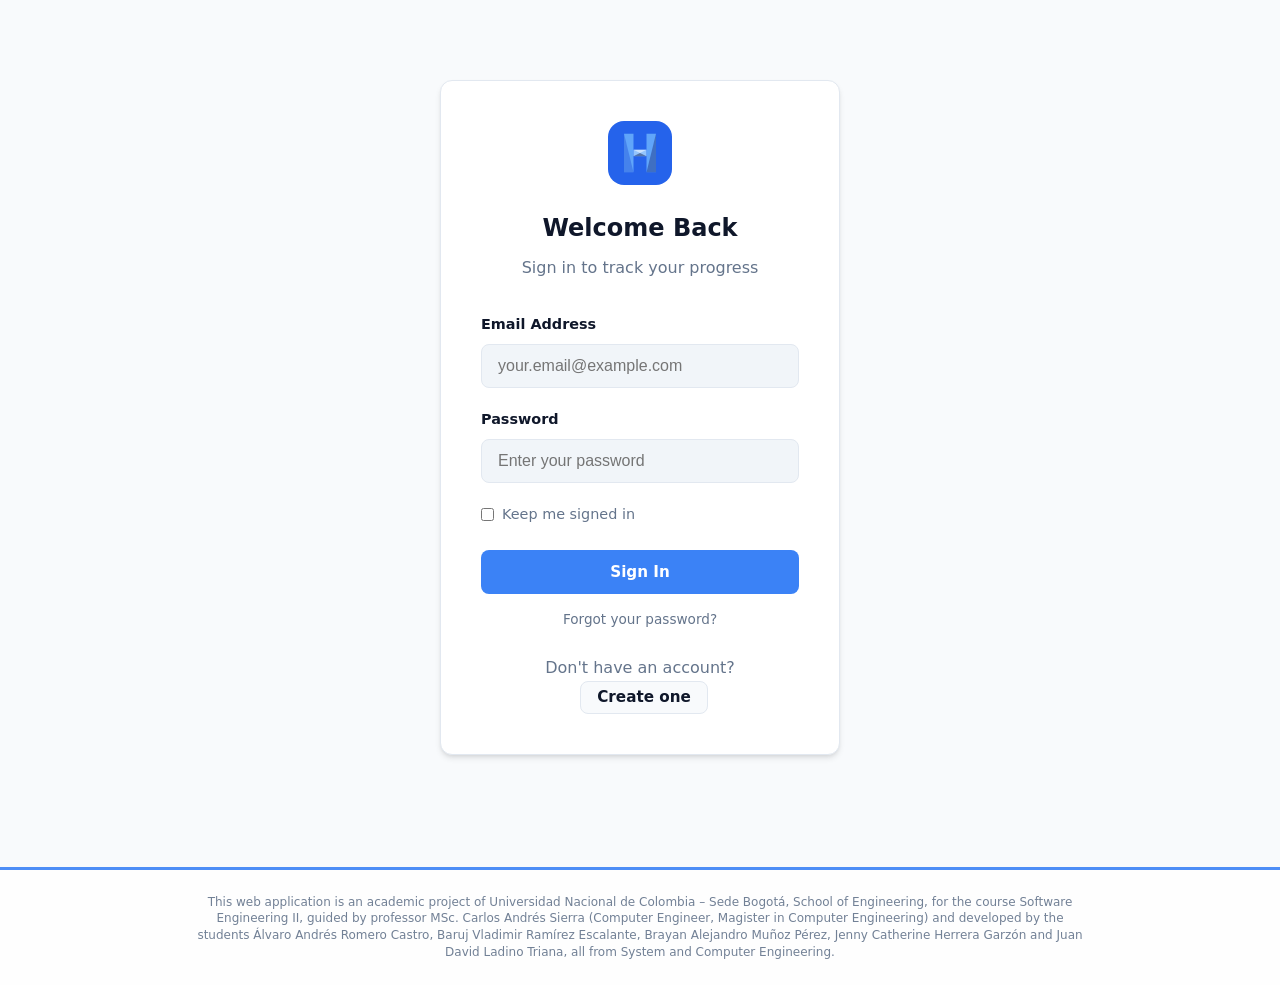
<file: Habitus/frontend/index.html>
<!DOCTYPE html>
<html lang="en">

<head>
  <meta charset="UTF-8" />
  <meta name="viewport" content="width=device-width, initial-scale=1.0" />
  <title>Habitus - Modern Tracker</title>
  <link rel="stylesheet" href="css/style.css" />
  <link rel="stylesheet" href="css/account-settings.css" />
  <link rel="stylesheet" href="css/profile-modal.css" />
  <link rel="icon" type="image/svg+xml" href="favicon.svg" />
</head>

<body data-theme="light">

  <!-- HEADER -->
  <header class="app-header" id="app-header" style="display: none;">
    <div class="header-content">
      <div class="logo-area">
        <img src="favicon.svg" alt="Habitus" class="logo-icon" style="width: 32px; height: 32px;">
        <span>Habitus</span>
      </div>
      <nav class="nav-links">
        <!-- Profile User Button -->
        <button class="nav-link header-user-btn" data-nav="profile" id="header-user-btn"
          style="display:flex; align-items:center; gap:0.5rem; padding:0.25rem 0.75rem;">
          <div id="header-avatar"
            style="width:24px; height:24px; background:#e0e7ff; color:var(--primary); border-radius:50%; display:flex; align-items:center; justify-content:center; font-size:0.8rem; font-weight:bold; overflow:hidden;">
            U</div>
          <span id="header-username">Profile</span>
        </button>

        <button class="nav-link" data-nav="habits">Habits</button>
        <button id="theme-toggle" class="theme-toggle-btn" title="Toggle Dark Mode">🌙</button>
        <button id="logout-btn" class="logout-btn">Log Out</button>
      </nav>
    </div>
  </header>

  <!-- MAIN -->
  <main class="app-main">
    <div id="notification-area" class="notification-area"></div>

    <!-- LOGIN VIEW -->
    <section class="view-card login-card" data-view="login">
      <img src="favicon.svg" alt="Habitus" style="width: 64px; height: 64px; margin-bottom: 1rem;">
      <h1 style="margin-bottom: 0.5rem; font-size: 1.5rem;">Welcome Back</h1>
      <p style="color: var(--text-muted); margin-bottom: 2rem;">Sign in to track your progress</p>
      <form id="login-form">
        <div class="form-group">
          <label class="form-label">Email Address</label>
          <input type="email" id="login-email" class="form-input" placeholder="your.email@example.com" required
            autocomplete="username email" />
        </div>
        <div class="form-group">
          <label class="form-label">Password</label>
          <input type="password" id="login-password" class="form-input" placeholder="Enter your password" required
            autocomplete="current-password" />
        </div>

        <div class="form-group" style="text-align: left; margin-bottom: 1.5rem;">
          <label style="display: flex; align-items: center; gap: 0.5rem; cursor: pointer;">
            <input type="checkbox" id="login-remember" style="accent-color: var(--primary);" />
            <span style="font-size: 0.9rem; color: var(--text-muted);">Keep me signed in</span>
          </label>
        </div>
        <button type="submit" class="btn-primary" id="login-submit-btn">Sign In</button>
      </form>
      <p style="margin-top: 0.75rem; text-align: center;">
        <a href="#" id="forgot-password-btn"
          style="color: var(--text-muted); font-size: 0.85rem; text-decoration: none;">Forgot your password?</a>
      </p>
      <p style="color: var(--text-muted); margin-top: 1.5rem;">
        Don't have an account?
        <button type="button" class="btn-secondary" style="margin-left: 0.5rem; padding: 0.4rem 1rem;"
          id="go-to-register">Create one</button>
      </p>
    </section>

    <!-- FORGOT PASSWORD VIEW -->
    <section class="view-card login-card" data-view="forgot-password" style="display: none;">
      <img src="favicon.svg" alt="Habitus" style="width: 64px; height: 64px; margin-bottom: 1rem;">
      <h1 style="margin-bottom: 0.5rem; font-size: 1.5rem;">Reset Password</h1>
      <p style="color: var(--text-muted); margin-bottom: 2rem;">Enter your email to receive a reset link</p>
      <form id="forgot-password-form">
        <div class="form-group">
          <label class="form-label">Email Address</label>
          <input type="email" id="forgot-email" class="form-input" placeholder="your.email@example.com" required
            autocomplete="email" />
        </div>
        <button type="submit" class="btn-primary" id="forgot-submit-btn">Send Reset Link</button>
      </form>
      <p style="margin-top: 1.5rem; text-align: center;">
        <a href="#" id="back-to-login" style="color: var(--text-muted); font-size: 0.9rem; text-decoration: none;">←
          Back to Sign In</a>
      </p>
    </section>

    <!-- RESET PASSWORD VIEW -->
    <section class="view-card login-card" data-view="reset-password" style="display: none;">
      <img src="favicon.svg" alt="Habitus" style="width: 64px; height: 64px; margin-bottom: 1rem;">
      <h1 style="margin-bottom: 0.5rem; font-size: 1.5rem;">Set New Password</h1>
      <p style="color: var(--text-muted); margin-bottom: 2rem;">Enter your new password below</p>
      <form id="reset-password-form">
        <div class="form-group">
          <label class="form-label">New Password</label>
          <input type="password" id="reset-password" class="form-input" placeholder="Enter new password" required
            minlength="6" autocomplete="new-password" />
        </div>
        <div class="form-group">
          <label class="form-label">Confirm Password</label>
          <input type="password" id="reset-password-confirm" class="form-input" placeholder="Confirm new password"
            required minlength="6" autocomplete="new-password" />
        </div>
        <button type="submit" class="btn-primary" id="reset-submit-btn">Reset Password</button>
      </form>
      <p style="margin-top: 1.5rem; text-align: center;">
        <a href="#" id="reset-back-to-login"
          style="color: var(--text-muted); font-size: 0.9rem; text-decoration: none;">← Back to Sign In</a>
      </p>
    </section>

    <!-- REGISTER VIEW -->
    <section class="view-card login-card" data-view="register" style="display: none;">
      <img src="favicon.svg" alt="Habitus" style="width: 64px; height: 64px; margin-bottom: 1rem;">
      <h1 style="margin-bottom: 0.5rem; font-size: 1.5rem;">Create Account</h1>
      <p style="color: var(--text-muted); margin-bottom: 2rem;">Start building healthy routines today</p>
      <form id="register-form">
        <div class="form-group">
          <label class="form-label">Email Address</label>
          <input type="email" id="register-email" class="form-input" placeholder="your.email@example.com" required
            autocomplete="email" />
        </div>
        <div class="form-group">
          <label class="form-label">Password</label>
          <input type="password" id="register-password" class="form-input" placeholder="At least 8 characters" required
            autocomplete="new-password" />
        </div>
        <div class="form-group">
          <label class="form-label">Confirm Password</label>
          <input type="password" id="register-password-confirm" class="form-input" placeholder="Confirm your password"
            required autocomplete="new-password" />
        </div>
        <div class="form-group" style="text-align: left;">
          <label style="display: flex; align-items: center; gap: 0.5rem; cursor: pointer;">
            <input type="checkbox" id="register-terms" required style="accent-color: var(--primary);" />
            <span style="font-size: 0.85rem; color: var(--text-muted);">I agree to the Terms of Service and Privacy
              Policy</span>
          </label>
        </div>
        <button type="submit" class="btn-primary" id="register-submit-btn">Create Account</button>
      </form>
      <p style="color: var(--text-muted); margin-top: 1.5rem;">
        Already have an account?
        <button type="button" class="btn-secondary" style="margin-left: 0.5rem; padding: 0.4rem 1rem;"
          id="go-to-login">Sign in</button>
      </p>
    </section>

    <!-- HOME VIEW -->
    <section class="view-page home-view" data-view="home" style="display: none;">
      <!-- Hero Section -->
      <div class="home-hero">
        <h1 id="home-hero-title">Build Better Habits</h1>
        <p id="home-hero-subtitle">Track your progress, unlock achievements, and build lasting habits one day at a time.
        </p>
      </div>

      <!-- Welcome Section -->
      <div class="home-welcome">
        <h2>Welcome back, <span id="home-welcome-name">there</span>! 👋</h2>
        <p>Ready to continue your journey? Let's make today count.</p>
      </div>

      <!-- About Section -->
      <div class="home-about">
        <h3>What is Habitus?</h3>
        <p>Habitus is your personal habit tracking companion. Build streaks, unlock achievements, and celebrate your
          progress with seasonal themes that keep things fresh and exciting.</p>
        <ul class="home-features-list">
          <li>📊 <strong>Track Daily Habits</strong> - Monitor your progress with beautiful visualizations</li>
          <li>🔥 <strong>Build Streaks</strong> - Keep your momentum going day after day</li>
          <li>🏆 <strong>Unlock Achievements</strong> - Earn badges for your milestones</li>
          <li>🎨 <strong>Seasonal Themes</strong> - Enjoy dynamic themes throughout the year</li>
        </ul>
      </div>

      <!-- Feature Cards -->
      <div class="home-features">
        <h3>Quick Access</h3>
        <div class="home-features-grid">
          <div class="feature-card" data-feature="habits">
            <div class="feature-icon">🎯</div>
            <h4>Habit Catalog</h4>
            <p>Browse and explore new habits</p>
          </div>

          <div class="feature-card" data-feature="checklist">
            <div class="feature-icon">✅</div>
            <h4>Daily Checklist</h4>
            <p>Track today's habits and build your streak</p>
          </div>

          <div class="feature-card" data-feature="achievements">
            <div class="feature-icon">🏆</div>
            <h4>Achievements</h4>
            <p>View your badges and milestones</p>
          </div>
        </div>
      </div>
    </section>

    <!-- PROFILE VIEW -->
    <section class="view-page" data-view="profile" style="display: none;">
      <!-- Profile Header -->
      <div
        style="display: flex; align-items: center; gap: 1.5rem; margin-bottom: 2rem; padding-bottom: 2rem; border-bottom: 1px solid var(--border);">
        <div id="profile-avatar-display"
          style="width: 80px; height: 80px; background: #e0e7ff; color: var(--primary); border-radius: 50%; display: flex; align-items: center; justify-content: center; font-size: 2rem; font-weight: 700; overflow:hidden;">
          D</div>
        <div style="flex: 1;">
          <h2 id="profile-name-display">Demo User</h2>
          <p id="profile-email-display" style="color: var(--text-muted);">demo@habitus.com</p>
        </div>
        <button class="btn-secondary" id="open-settings-modal">⚙️ Edit Profile</button>
      </div>

      <!-- Edit Profile Modal -->
      <div id="edit-profile-modal" class="profile-modal" style="display: none;">
        <div class="profile-modal-overlay" id="modal-overlay"></div>
        <div class="profile-modal-panel">
          <div class="profile-modal-header">
            <h2>Profile & Account Settings</h2>
            <button class="profile-modal-close" id="close-settings-modal">✕</button>
          </div>

          <!-- Settings Tabs -->
          <div class="profile-settings-tabs">
            <button class="profile-tab active" data-settings-tab="profile-info">Profile</button>
            <button class="profile-tab" data-settings-tab="email">Email</button>
            <button class="profile-tab" data-settings-tab="password">Password</button>
            <button class="profile-tab" data-settings-tab="danger">Danger Zone</button>
          </div>

          <div class="profile-modal-content">

            <!-- Profile Info Tab -->
            <div class="profile-tab-content active" id="tab-profile-info">
              <h3>Basic Information</h3>
              <p class="setting-description">Update your display name and avatar.</p>
              <form id="profile-edit-form">
                <div class="form-group">
                  <label class="form-label">Display Name</label>
                  <input type="text" id="edit-name" class="form-input" placeholder="Your name" autocomplete="name" />
                </div>
                <div class="form-group">
                  <label class="form-label">Timezone</label>
                  <select id="edit-timezone" class="form-input">
                    <!-- Common Timezones -->
                    <option value="UTC">UTC (Universal Time)</option>
                    <option value="America/Bogota">America/Bogota, New York (GMT-5)</option>
                    <option value="America/Los_Angeles">America/Los_Angeles (GMT-8/PDT)</option>
                    <option value="Europe/London">Europe/London (GMT/BST)</option>
                    <option value="Europe/Paris">Europe/Paris (CET)</option>
                    <option value="Asia/Tokyo">Asia/Tokyo (JST)</option>
                    <option value="Australia/Sydney">Australia/Sydney (AEST)</option>
                  </select>
                </div>
                <div class="form-group">
                  <label class="form-label">Avatar URL</label>
                  <input type="text" id="edit-avatar" class="form-input" placeholder="https://..."
                    autocomplete="photo" />
                </div>
                <button type="submit" class="btn-primary">Save Changes</button>
              </form>
            </div>

            <!-- Change Email Tab -->
            <div class="profile-tab-content" id="tab-email">
              <h3>Change Email</h3>
              <p class="setting-description">Update your email address. You'll need to verify your current password.</p>
              <form id="change-email-form">
                <div class="form-group">
                  <label class="form-label">Current Password</label>
                  <input type="password" id="email-current-password" class="form-input" required
                    placeholder="Enter current password" autocomplete="current-password" />
                  <span class="form-error" id="email-current-password-error"></span>
                </div>
                <div class="form-group">
                  <label class="form-label">New Email Address</label>
                  <input type="email" id="new-email" class="form-input" required
                    placeholder="your.new.email@example.com" autocomplete="email" />
                  <span class="form-error" id="new-email-error"></span>
                </div>
                <button type="submit" class="btn-primary">Update Email</button>
              </form>
            </div>

            <!-- Change Password Tab -->
            <div class="profile-tab-content" id="tab-password">
              <h3>Change Password</h3>
              <p class="setting-description">Update your password. Make sure it's strong and secure.</p>
              <form id="change-password-form">
                <div class="form-group">
                  <label class="form-label">Current Password</label>
                  <input type="password" id="password-current" class="form-input" required
                    placeholder="Enter current password" autocomplete="current-password" />
                  <span class="form-error" id="password-current-error"></span>
                </div>
                <div class="form-group">
                  <label class="form-label">New Password</label>
                  <input type="password" id="password-new" class="form-input" required
                    placeholder="Enter new password (min 8 characters)" autocomplete="new-password" />
                  <span class="form-error" id="password-new-error"></span>
                </div>
                <div class="form-group">
                  <label class="form-label">Confirm New Password</label>
                  <input type="password" id="password-confirm" class="form-input" required
                    placeholder="Confirm new password" autocomplete="new-password" />
                  <span class="form-error" id="password-confirm-error"></span>
                </div>
                <button type="submit" class="btn-primary">Update Password</button>
              </form>
            </div>

            <!-- Danger Zone Tab -->
            <div class="profile-tab-content" id="tab-danger">
              <div class="danger-zone-content">
                <h3 style="color: var(--danger);">Delete Account</h3>
                <p class="setting-description">⚠️ <strong>Warning:</strong> This action cannot be undone. All your data
                  will
                  be permanently deleted.</p>
                <form id="delete-account-form">
                  <div class="form-group">
                    <label class="form-label">Current Password</label>
                    <input type="password" id="delete-current-password" class="form-input" required
                      placeholder="Enter current password" autocomplete="current-password" />
                    <span class="form-error" id="delete-current-password-error"></span>
                  </div>
                  <div class="form-group">
                    <label class="form-label">Type DELETE to confirm</label>
                    <input type="text" id="delete-confirmation" class="form-input" required
                      placeholder="Type DELETE in capital letters" />
                    <span class="form-error" id="delete-confirmation-error"></span>
                  </div>
                  <button type="submit" class="btn-danger" id="delete-account-btn" disabled>Delete My Account</button>
                </form>
              </div>
            </div>

          </div>
        </div>
      </div>

      <!-- Delete Confirmation Modal -->
      <div id="delete-confirm-modal" class="delete-confirm-modal">
        <div class="delete-confirm-overlay"></div>
        <div class="delete-confirm-content">
          <h3>⚠️ Delete Account</h3>
          <p><strong>Are you absolutely sure?</strong></p>
          <p>This action cannot be undone. All your data will be permanently deleted, including:</p>
          <ul style="margin: 1rem 0; padding-left: 1.5rem;">
            <li>Your profile and account information</li>
            <li>All your habits and progress</li>
            <li>Your achievements and streaks</li>
            <li>All historical data</li>
          </ul>
          <div class="delete-confirm-actions">
            <button class="delete-confirm-cancel" id="delete-cancel-btn">Cancel</button>
            <button class="delete-confirm-delete" id="delete-final-btn">Yes, Delete Everything</button>
          </div>
        </div>
      </div>

      <div class="tabs-container">
        <button class="tab-btn active" id="tab-btn-daily" data-tab="daily">Daily Checklist</button>
        <button class="tab-btn" id="tab-btn-stats" data-tab="stats">Achievements</button>
      </div>

      <!-- Daily Tab -->
      <div id="tab-daily">
        <ul id="daily-list" class="daily-list"></ul>
      </div>

      <!-- Stats Tab (Achievements) -->
      <div id="tab-stats" style="display: none;">


        <div id="achievements-list" class="achievements-grid">
          <!-- JS will populate -->
        </div>
      </div>
    </section>

    <!-- HABITS CATALOG VIEW -->
    <section class="view-page" data-view="habits" style="display: none;">
      <div style="display: flex; justify-content: space-between; align-items: center; margin-bottom: 2rem;">
        <h2>Habit Catalog</h2>
      </div>

      <!-- Create Habit Form -->
      <div class="create-habit-section">
        <h3 style="margin-bottom:1rem; font-size:1rem;">Can't find your habit? Create it!</h3>
        <form id="create-habit-form" class="create-habit-form">
          <div class="form-group" style="margin:0;">
            <label class="form-label">Habit Name</label>
            <input type="text" id="new-habit-name" class="form-input" placeholder="e.g. Read 5 pages" required />
          </div>
          <div class="form-group" style="margin:0;">
            <label class="form-label">Category</label>
            <select id="new-habit-cat" class="form-input">
              <option value="Wellness">Wellness</option>
              <option value="Health">Health</option>
              <option value="Academic">Academic</option>
              <option value="Work">Work</option>
            </select>
          </div>
          <div class="form-group" style="margin:0;">
            <label class="form-label">Description (optional)</label>
            <textarea id="new-habit-desc" class="form-input" rows="2" placeholder="Describe your habit..."></textarea>
          </div>
          <button type="submit" class="btn-secondary">Create Habit</button>
        </form>
      </div>

      <div class="tabs-container" id="category-tabs">
        <button class="tab-btn active" data-filter="all">All</button>
        <button class="tab-btn" data-filter="wellness">Wellness</button>
        <button class="tab-btn" data-filter="health">Health</button>
        <button class="tab-btn" data-filter="academic">Academic</button>
        <button class="tab-btn" data-filter="work">Work</button>
      </div>
      <div id="habits-grid" class="habits-grid"></div>
    </section>

    <!-- Edit Habit Modal -->
    <div id="edit-habit-modal" class="modal" style="display: none;">
      <div class="modal-content">
        <h3 style="margin-bottom: 1rem;">Edit Habit</h3>
        <form id="edit-habit-form">
          <input type="hidden" id="edit-habit-id" />
          <div class="form-group">
            <label class="form-label">Habit Name</label>
            <input type="text" id="edit-habit-name" class="form-input" required />
          </div>
          <div class="form-group">
            <label class="form-label">Category</label>
            <select id="edit-habit-cat" class="form-input">
              <option value="Wellness">Wellness</option>
              <option value="Health">Health</option>
              <option value="Academic">Academic</option>
              <option value="Work">Work</option>
            </select>
          </div>
          <div class="form-group">
            <label class="form-label">Description</label>
            <textarea id="edit-habit-desc" class="form-input" rows="2"></textarea>
          </div>
          <div style="display: flex; gap: 1rem;">
            <button type="button" class="btn-secondary" id="cancel-edit-habit">Cancel</button>
            <button type="submit" class="btn-primary" style="width: auto;">Save Changes</button>
          </div>
        </form>
      </div>
    </div>

    <!-- Confirmation Modal -->
    <div id="confirm-modal" class="modal" style="display: none;">
      <div class="modal-content" style="text-align: center;">
        <div style="font-size: 2.5rem; margin-bottom: 1rem;">⚠️</div>
        <h3 id="confirm-title" style="margin-bottom: 0.5rem;">Are you sure?</h3>
        <p id="confirm-message" style="color: var(--text-muted); margin-bottom: 1.5rem;">This action cannot be undone.
        </p>
        <div style="display: flex; gap: 1rem; justify-content: center;">
          <button type="button" class="btn-secondary" id="confirm-cancel">Cancel</button>
          <button type="button" class="btn-primary" id="confirm-ok"
            style="width: auto; background: var(--danger);">Delete</button>
        </div>
      </div>
    </div>
  </main>

  <script type="module" src="js/main.js"></script>

  <!-- FOOTER -->
  <footer class='app-footer'>
    <div class='footer-content'>
      <p>This web application is an academic project of Universidad Nacional de Colombia – Sede Bogotá, School of
        Engineering, for the course Software Engineering II, guided by professor MSc. Carlos Andrés Sierra (Computer
        Engineer, Magister in Computer Engineering) and developed by the students Álvaro Andrés Romero Castro, Baruj
        Vladimir Ramírez Escalante, Brayan Alejandro Muñoz Pérez, Jenny Catherine Herrera Garzón and Juan David Ladino
        Triana, all from System and Computer Engineering.</p>
    </div>
  </footer>

</body>

</html>
</file>
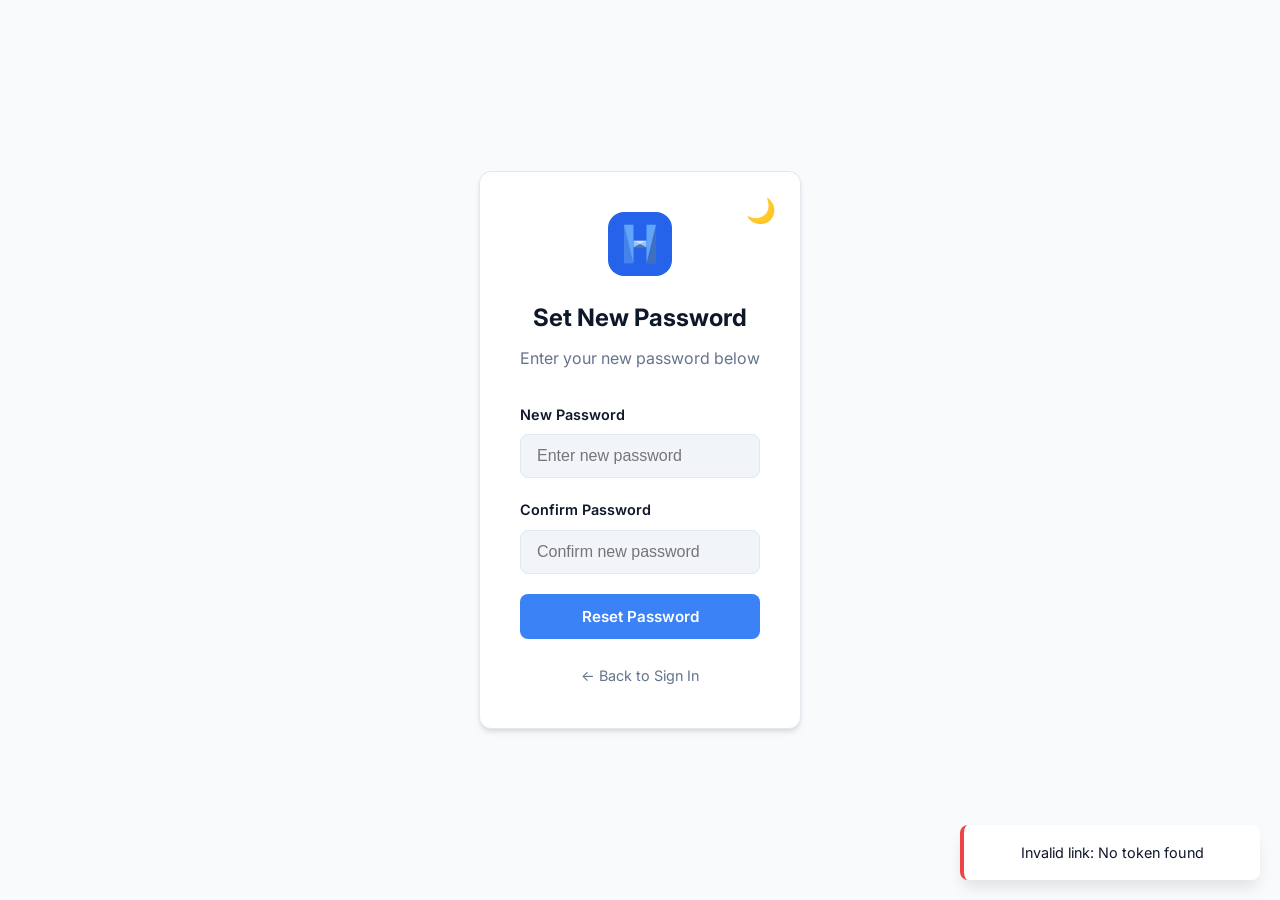
<file: Habitus/frontend/reset-password/index.html>
<!DOCTYPE html>
<html lang="en">

<head>
    <meta charset="UTF-8">
    <meta name="viewport" content="width=device-width, initial-scale=1.0">
    <title>Reset Password - Habitus</title>
    <link rel="icon" type="image/svg+xml" href="../favicon.svg">
    <link rel="preconnect" href="https://fonts.googleapis.com">
    <link rel="preconnect" href="https://fonts.gstatic.com" crossorigin>
    <link href="https://fonts.googleapis.com/css2?family=Inter:wght@400;500;600;800&display=swap" rel="stylesheet">
    <link rel="stylesheet" href="../css/style.css">
    <style>
        body {
            display: flex;
            align-items: center;
            justify-content: center;
            min-height: 100vh;
            background-color: var(--bg-body);
        }
    </style>
</head>

<body>

    <section class="view-card login-card" style="display: block; position: relative;">
        <!-- Theme Toggle -->
        <button id="theme-toggle" class="theme-toggle-btn" title="Toggle Dark Mode"
            style="position: absolute; top: 1rem; right: 1rem; background: none; border: none; font-size: 1.5rem; cursor: pointer;">🌙</button>

        <img src="../favicon.svg" alt="Habitus" style="width: 64px; height: 64px; margin-bottom: 1rem;">
        <h1 style="margin-bottom: 0.5rem; font-size: 1.5rem;">Set New Password</h1>
        <p style="color: var(--text-muted); margin-bottom: 2rem;">Enter your new password below</p>

        <form id="reset-password-form">
            <div class="form-group">
                <label class="form-label">New Password</label>
                <input type="password" id="reset-password" class="form-input" placeholder="Enter new password" required
                    minlength="6" />
            </div>
            <div class="form-group">
                <label class="form-label">Confirm Password</label>
                <input type="password" id="reset-password-confirm" class="form-input" placeholder="Confirm new password"
                    required minlength="6" />
            </div>
            <button type="submit" class="btn-primary" id="reset-submit-btn">Reset Password</button>
        </form>

        <p style="margin-top: 1.5rem; text-align: center;">
            <a href="/" style="color: var(--text-muted); font-size: 0.9rem; text-decoration: none;">← Back to Sign
                In</a>
        </p>

        <!-- Notification Area -->
        <div id="notification-area" class="notification-area"></div>
    </section>

    <script type="module">
        import { resetPassword } from '../js/api/authApi.js';
        import { initTheme } from '../js/ui.js';

        // Initialize theme (applies preference + sets up toggle)
        initTheme();

        // Simple Notification Helper since we are outside main app
        function showNotification(message, type = 'success') {
            const area = document.getElementById('notification-area');
            const notif = document.createElement('div');
            notif.className = `notification ${type}`;
            notif.textContent = message;
            area.appendChild(notif);
            setTimeout(() => notif.remove(), 3000);
        }

        const form = document.getElementById('reset-password-form');

        form.addEventListener('submit', async (e) => {
            e.preventDefault();
            const btn = document.getElementById('reset-submit-btn');
            btn.innerHTML = '<span class="loading-spinner"></span>';
            btn.disabled = true;

            const newPass = document.getElementById('reset-password').value;
            const confirmPass = document.getElementById('reset-password-confirm').value;

            if (newPass !== confirmPass) {
                showNotification("Passwords do not match", "error");
                btn.innerHTML = 'Reset Password';
                btn.disabled = false;
                return;
            }

            // Get token from URL
            const urlParams = new URLSearchParams(window.location.search);
            const token = urlParams.get('token');

            if (!token) {
                showNotification("Missing reset token in URL", "error");
                btn.innerHTML = 'Reset Password';
                btn.disabled = false;
                return;
            }

            try {
                await resetPassword(token, newPass);

                // SECURITY: Clear any existing auth tokens to prevent wrong account login
                localStorage.removeItem('auth_token');
                localStorage.removeItem('user');
                sessionStorage.removeItem('auth_token');
                sessionStorage.removeItem('user');

                showNotification("✓ Password reset successful! Please log in with your new password.");
                setTimeout(() => {
                    window.location.href = '/';
                }, 2000);
            } catch (err) {
                showNotification(err.message, "error");
                btn.innerHTML = 'Reset Password';
                btn.disabled = false;
            }
        });

        // Check token on load
        const urlParams = new URLSearchParams(window.location.search);
        if (!urlParams.get('token')) {
            showNotification("Invalid link: No token found", "error");
        }
    </script>
</body>

</html>
</file>
<file: Habitus/frontend/css/style.css>
/* =========================================
   1. VARIABLES & THEME
   ========================================= */
:root {
    /* Palette: Original Blue (Restored) */
    --primary: #3b82f6;
    /* Original Blue 500 */
    --primary-hover: #2563eb;
    /* Blue 600 */

    --success: #10b981;
    /* Emerald 500 */
    --danger: #ef4444;
    /* Red 500 */
    --warning: #f59e0b;
    /* Amber 500 */

    /* Light Theme Defaults */
    --bg-body: #f8fafc;
    /* Slate 50 */
    --bg-card: #ffffff;
    --bg-input: #f1f5f9;
    /* Slate 100 */

    /* Text */
    --text-main: #0f172a;
    /* Slate 900 */
    --text-muted: #64748b;
    /* Slate 500 */
    --text-light: #94a3b8;
    /* Slate 400 */

    /* Borders & Shadows */
    --border: #e2e8f0;
    /* Slate 200 */
    --radius: 12px;
    --radius-sm: 8px;
    --shadow-sm: 0 1px 2px 0 rgb(0 0 0 / 0.05);
    --shadow-md: 0 4px 6px -1px rgb(0 0 0 / 0.1), 0 2px 4px -2px rgb(0 0 0 / 0.1);
    --shadow-lg: 0 10px 15px -3px rgb(0 0 0 / 0.1);

    /* Layout */
    --header-height: 70px;
    --max-width: 1200px;
}

/* DARK MODE OVERRIDES */
[data-theme="dark"] {
    --bg-body: #0f172a;
    /* Slate 900 */
    --bg-card: #1e293b;
    /* Slate 800 */
    --bg-input: #334155;
    /* Slate 700 */

    --text-main: #f8fafc;
    /* Slate 50 */
    --text-muted: #94a3b8;
    /* Slate 400 */
    --text-light: #64748b;
    /* Slate 500 */

    --border: #334155;
    /* Slate 700 */

    --shadow-sm: 0 1px 2px 0 rgb(0 0 0 / 0.3);
    --shadow-md: 0 4px 6px -1px rgb(0 0 0 / 0.3);
    --shadow-lg: 0 10px 15px -3px rgb(0 0 0 / 0.3);
}

/* =========================================
   2. RESET & BASE
   ========================================= */
* {
    box-sizing: border-box;
    margin: 0;
    padding: 0;
}

body {
    font-family: 'Inter', system-ui, -apple-system, sans-serif;
    background-color: var(--bg-body);
    color: var(--text-main);
    line-height: 1.6;
    -webkit-font-smoothing: antialiased;
    min-height: 100vh;
    display: flex;
    flex-direction: column;
    transition: background-color 0.3s ease, color 0.3s ease;
}

button {
    font-family: inherit;
    cursor: pointer;
}

a {
    text-decoration: none;
    color: var(--primary);
}

/* =========================================
   3. LAYOUT
   ========================================= */
.app-header {
    background: var(--bg-card);
    height: var(--header-height);
    border-bottom: 1px solid var(--border);
    position: sticky;
    top: 0;
    z-index: 50;
    padding: 0 1.5rem;
    display: flex;
    align-items: center;
    justify-content: center;
    box-shadow: var(--shadow-sm);
    transition: background-color 0.3s ease, border-color 0.3s ease;
}

.header-content {
    width: 100%;
    max-width: var(--max-width);
    display: flex;
    align-items: center;
    justify-content: space-between;
}

.logo-area {
    display: flex;
    align-items: center;
    gap: 0.75rem;
    font-weight: 800;
    font-size: 1.25rem;
    color: var(--primary);
    letter-spacing: -0.5px;
}

.logo-icon {
    width: 32px;
    height: 32px;
    background: var(--primary);
    color: white;
    border-radius: 8px;
    display: flex;
    align-items: center;
    justify-content: center;
    font-size: 1.1rem;
    font-weight: 700;
}

.nav-links {
    display: flex;
    gap: 0.5rem;
    align-items: center;
}

.app-main {
    flex: 1;
    width: 100%;
    max-width: var(--max-width);
    margin: 0 auto;
    padding: 2rem 1.5rem;
}

/* =========================================
   4. COMPONENTS
   ========================================= */

/* Cards */
.view-card,
.view-page {
    background: var(--bg-card);
    border-radius: var(--radius);
    box-shadow: var(--shadow-md);
    border: 1px solid var(--border);
    animation: fadeIn 0.4s ease-out;
    transition: background-color 0.3s ease, border-color 0.3s ease;
}

.view-card.login-card {
    max-width: 400px;
    margin: 3rem auto;
    padding: 2.5rem;
    text-align: center;
}

.view-page {
    padding: 2rem;
    min-height: 500px;
}

/* Buttons */
.btn-primary,
.btn-secondary,
.btn-outline {
    display: inline-flex;
    align-items: center;
    justify-content: center;
    padding: 0.75rem 1.5rem;
    border-radius: var(--radius-sm);
    font-weight: 600;
    font-size: 0.95rem;
    transition: all 0.2s ease;
    border: 1px solid transparent;
    gap: 0.5rem;
}

.btn-primary {
    background: var(--primary);
    color: white;
    width: 100%;
}

.btn-primary:hover:not(:disabled) {
    background: var(--primary-hover);
    transform: translateY(-1px);
    box-shadow: var(--shadow-sm);
}

.btn-primary:disabled {
    opacity: 0.7;
    cursor: not-allowed;
}

.btn-secondary {
    background: var(--bg-body);
    color: var(--text-main);
    border: 1px solid var(--border);
}

.btn-secondary:hover {
    background: var(--bg-input);
    border-color: var(--text-muted);
}

.nav-link {
    background: transparent;
    border: none;
    padding: 0.5rem 1rem;
    color: var(--text-muted);
    font-weight: 500;
    border-radius: var(--radius-sm);
    transition: all 0.2s;
}

.nav-link:hover {
    background: var(--bg-body);
    color: var(--text-main);
}

/* Achievements & Stats Layout (REDESIGNED) */

.achievements-layout {
    display: flex;
    flex-direction: column;
    gap: 2.5rem;
    width: 100%;
    max-width: 1200px;
    /* Wider container */
    margin: 0 auto;
    /* Horizontal centering */
    padding: 0 1rem;
}

/* 1. Header Stats Row (Top) */
/* 1. Header Stats Row (Top) */
.achievements-top-row {
    display: flex;
    justify-content: center;
    /* Centered as requested title */
    gap: 2rem;
    width: 100%;
    margin-bottom: 2rem;
}

.stats-block {
    display: flex;
    gap: 1.5rem;
}

.stat-card {
    background: var(--bg-card);
    padding: 1.5rem 3rem;
    /* Larger container */
    border-radius: 16px;
    text-align: center;
    border: 2px solid var(--border-color);
    /* Stronger border default */
    min-width: 220px;
    display: flex;
    flex-direction: column;
    justify-content: center;
    align-items: center;
    box-shadow: 0 4px 6px -1px rgba(0, 0, 0, 0.05);
    transition: transform 0.2s, box-shadow 0.2s, border-color 0.2s;
    position: relative;
    overflow: hidden;
}

.stat-card:hover {
    transform: translateY(-3px);
}

/* Ensure emoji is hidden if present */
.stat-emoji {
    display: none;
}

.stat-value {
    font-size: 3.5rem;
    /* Huge number */
    font-weight: 900;
    line-height: 1;
    margin-bottom: 0.5rem;
    color: var(--text-main);
    letter-spacing: -2px;
}

/* Gradient Text Effect for Numbers */
.stat-card.gold .stat-value {
    background: linear-gradient(135deg, var(--theme-primary, #eab308) 0%, var(--theme-secondary, #ca8a04) 100%);
    -webkit-background-clip: text;
    background-clip: text;
    -webkit-text-fill-color: transparent;
}

.stat-card.silver .stat-value {
    background: linear-gradient(135deg, var(--theme-primary, #60a5fa) 0%, var(--theme-secondary, #2563eb) 100%);
    -webkit-background-clip: text;
    background-clip: text;
    -webkit-text-fill-color: transparent;
}

.stat-card.bronze .stat-value {
    background: linear-gradient(135deg, var(--theme-primary, #fb923c) 0%, var(--theme-secondary, #ea580c) 100%);
    -webkit-background-clip: text;
    background-clip: text;
    -webkit-text-fill-color: transparent;
}

.stat-label {
    font-size: 0.75rem;
    text-transform: uppercase;
    font-weight: 800;
    letter-spacing: 1.5px;
    color: var(--text-muted);
}

/* Glow / Aura Styles (Border + Shadow) - Uses Seasonal Theme Colors */
.stat-card.gold {
    border-color: var(--theme-primary, #eab308);
    box-shadow: 0 0 20px var(--theme-primary, rgba(234, 179, 8, 0.25)), inset 0 0 20px var(--theme-primary, rgba(234, 179, 8, 0.05));
}

.stat-card.silver {
    border-color: var(--theme-primary, #3b82f6);
    box-shadow: 0 0 20px var(--theme-primary, rgba(59, 130, 246, 0.25)), inset 0 0 20px var(--theme-primary, rgba(59, 130, 246, 0.05));
}

.stat-card.bronze {
    border-color: var(--theme-primary, #f97316);
    box-shadow: 0 0 20px var(--theme-primary, rgba(249, 115, 22, 0.25)), inset 0 0 20px var(--theme-primary, rgba(249, 115, 22, 0.05));
}

.stat-card.neutral {
    border-color: var(--border);
}

.stat-label {
    font-size: 0.75rem;
    text-transform: uppercase;
    font-weight: 700;
    letter-spacing: 0.5px;
    color: var(--text-muted);
}

/* 2. Bottom Row (Columns) */
.achievements-bottom-row {
    display: flex;
    flex-wrap: wrap;
    gap: 2rem;
    justify-content: space-between;
    align-items: stretch;
    /* Make both columns equal height */
}

.achievements-col {
    display: flex;
    flex-direction: column;
    gap: 1rem;
    flex: 1;
    min-width: 350px;
}

/* Ensure list takes available space to push button down */
.achievements-list {
    flex: 1;
    display: flex;
    flex-direction: column;
    gap: 1rem;
}

.achievements-column-header {
    display: flex;
    justify-content: space-between;
    align-items: center;
    margin-bottom: 1rem;
    border-bottom: 2px solid var(--border);
    padding-bottom: 0.5rem;
}

.achievements-column-header h3 {
    font-size: 1.1rem;
    font-weight: 700;
    color: var(--text-main);
    margin: 0;
}

.link-button {
    background: none;
    border: none;
    color: var(--primary);
    font-size: 0.85rem;
    font-weight: 600;
    cursor: pointer;
    text-decoration: none;
    padding: 0;
}

.link-button:hover {
    text-decoration: underline;
}

/* 3. Cards & Lists */
.achievements-unlocked-list,
.achievements-locked-list {
    display: flex;
    flex-direction: column;
    gap: 1rem;
    flex-grow: 1;
    /* Ensure parent container takes full height */
}

/* Allow cards in LOCKED list to connect/expand to fill column height for symmetry */
.achievements-list-locked .achievement-card {
    flex-grow: 1;
}

/* Unlocked cards (especially featured) should keep natural size */
.achievements-list-unlocked .achievement-card {
    flex-grow: 0;
}

.achievement-card {
    background: var(--bg-secondary);
    border: 1px solid var(--border-color);
    border-radius: 12px;
    padding: 1rem;
    display: flex;
    gap: 1rem;
    transition: transform 0.2s, box-shadow 0.2s;
    align-items: flex-start;
}

/* Featured Card (Last Unlocked) */
.achievement-card.featured {
    background: var(--bg-card);
    border: 2px solid var(--primary);
    padding: 1.5rem;
    box-shadow: 0 4px 15px rgba(59, 130, 246, 0.15);
    margin-bottom: 1rem;
    /* Space before list */
}

.achievement-card.featured .achievement-icon {
    width: 4rem;
    height: 4rem;
    font-size: 2rem;
}

.achievement-card.featured .achievement-title {
    font-size: 1.2rem;
}

.achievement-card:hover:not(.locked) {
    transform: translateY(-2px);
    box-shadow: 0 4px 12px rgba(0, 0, 0, 0.1);
}

.achievement-card.locked {
    opacity: 0.75;
    background: rgba(255, 255, 255, 0.02);
}

/* Icon Container */
.achievement-icon {
    flex-shrink: 0;
    width: 3.5rem;
    height: 3.5rem;
    border-radius: 10px;
    display: flex;
    align-items: center;
    justify-content: center;
    font-size: 1.75rem;
    background: rgba(255, 255, 255, 0.05);
    border: 1px solid rgba(255, 255, 255, 0.1);
}

/* Tier-specific icon backgrounds */
.achievement-icon-bronze {
    background: linear-gradient(135deg, rgba(205, 127, 50, 0.15) 0%, rgba(205, 127, 50, 0.05) 100%);
    border-color: rgba(205, 127, 50, 0.3);
}

.achievement-icon-silver {
    background: linear-gradient(135deg, rgba(192, 192, 192, 0.15) 0%, rgba(192, 192, 192, 0.05) 100%);
    border-color: rgba(192, 192, 192, 0.3);
}

.achievement-icon-gold {
    background: linear-gradient(135deg, rgba(255, 215, 0, 0.15) 0%, rgba(255, 215, 0, 0.05) 100%);
    border-color: rgba(255, 215, 0, 0.3);
}

.achievement-icon-master {
    background: linear-gradient(135deg, rgba(168, 85, 247, 0.2) 0%, rgba(168, 85, 247, 0.08) 100%);
    border-color: rgba(168, 85, 247, 0.4);
    box-shadow: 0 0 10px rgba(168, 85, 247, 0.2);
}

.achievement-icon.locked {
    filter: grayscale(1);
    opacity: 0.5;
}

/* Content Area */
.achievement-content {
    flex: 1;
    min-width: 0;
}

.achievement-title-row {
    display: flex;
    align-items: center;
    gap: 0.5rem;
    margin-bottom: 0.5rem;
    flex-wrap: wrap;
}

.achievement-title {
    font-size: 1rem;
    font-weight: 600;
    color: var(--text-main);
}

.achievement-tier {
    font-size: 0.65rem;
    font-weight: 700;
    letter-spacing: 0.5px;
    padding: 2px 8px;
    border-radius: 4px;
    white-space: nowrap;
}

.achievement-tier.bronze {
    background: #cd7f32;
    color: #fff;
}

.achievement-tier.silver {
    background: #c0c0c0;
    color: #000;
}

.achievement-tier.gold {
    background: #ffd700;
    color: #000;
}

.achievement-tier.master {
    background: #a855f7;
    color: #fff;
    border: 1px solid #e9d5ff;
    box-shadow: 0 0 5px #a855f7;
}

.achievement-description {
    font-size: 0.875rem;
    color: var(--text-muted);
    margin: 0 0 0.5rem 0;
    line-height: 1.4;
}

.achievement-meta {
    display: flex;
    flex-direction: column;
    gap: 0.25rem;
}

.achievement-pill {
    font-size: 0.75rem;
    color: var(--text-muted);
    background: rgba(255, 255, 255, 0.05);
    padding: 3px 8px;
    border-radius: 12px;
    display: inline-block;
    width: fit-content;
}

.achievement-date {
    font-size: 0.75rem;
    color: var(--primary);
    display: block;
}

.achievement-progress {
    margin-top: 0.5rem;
}

.progress-text {
    font-size: 0.75rem;
    margin-bottom: 2px;
    color: var(--text-muted);
}

.progress-bar-bg {
    background: var(--bg-input);
    height: 6px;
    border-radius: 3px;
    overflow: hidden;
}

.progress-bar-fill {
    height: 100%;
    background: var(--text-muted);
    transition: width 0.3s;
}

/* 4. Toggle Button */
.achievements-toggle-btn {
    background: transparent;
    border: 1px solid var(--border);
    color: var(--text-muted);
    padding: 0.5rem;
    border-radius: var(--radius-sm);
    font-size: 0.85rem;
    font-weight: 600;
    transition: all 0.2s;
    width: 100%;
    margin-top: 0.5rem;
}

.achievements-toggle-btn:hover {
    background: var(--bg-body);
    color: var(--text-main);
    border-color: var(--text-muted);
}

.empty-state-card {
    text-align: center;
    color: var(--text-muted);
    padding: 2rem;
    background: var(--bg-secondary);
    border-radius: 12px;
    border: 1px dashed var(--border);
}


@media (max-width: 768px) {
    .achievements-bottom-row {
        grid-template-columns: 1fr;
        /* Stack columns on mobile */
        gap: 2rem;
    }

    .stats-block {
        gap: 0.75rem;
    }

    .stat-card h3 {
        font-size: 1.5rem;
    }
}

.nav-link.active {
    background: rgba(59, 130, 246, 0.1);
    color: var(--primary);
}

[data-theme="dark"] .nav-link:hover {
    background: var(--bg-input);
}

[data-theme="dark"] .nav-link.active {
    background: rgba(59, 130, 246, 0.2);
}

.logout-btn {
    border: 1px solid var(--border);
    background: var(--bg-card);
    padding: 0.4rem 1rem;
    border-radius: 20px;
    font-size: 0.85rem;
    color: var(--text-muted);
    margin-left: 0.5rem;
}

.logout-btn:hover {
    border-color: var(--danger);
    color: var(--danger);
}

.theme-toggle-btn {
    background: transparent;
    border: none;
    font-size: 1.2rem;
    padding: 0.5rem;
    cursor: pointer;
    border-radius: 50%;
    color: var(--text-muted);
    display: flex;
    align-items: center;
    justify-content: center;
    margin-left: 0.5rem;
}

.theme-toggle-btn:hover {
    background: var(--bg-body);
    color: var(--text-main);
}

/* Forms */
.form-group {
    margin-bottom: 1.25rem;
    text-align: left;
}

.form-label {
    display: block;
    font-size: 0.9rem;
    font-weight: 600;
    margin-bottom: 0.5rem;
    color: var(--text-main);
}

.form-input {
    width: 100%;
    padding: 0.75rem 1rem;
    border: 1px solid var(--border);
    border-radius: var(--radius-sm);
    background: var(--bg-input);
    font-size: 1rem;
    transition: all 0.2s;
    color: var(--text-main);
}

.form-input:focus {
    outline: none;
    border-color: var(--primary);
    box-shadow: 0 0 0 3px rgba(59, 130, 246, 0.2);
    background: var(--bg-card);
}

/* Tabs */
.tabs-container {
    border-bottom: 1px solid var(--border);
    margin-bottom: 2rem;
    display: flex;
    gap: 1.5rem;
}

.tab-btn {
    background: none;
    border: none;
    padding: 0.75rem 0.5rem;
    font-size: 0.95rem;
    font-weight: 500;
    color: var(--text-muted);
    border-bottom: 2px solid transparent;
    transition: all 0.2s;
}

.tab-btn:hover {
    color: var(--primary);
}

.tab-btn.active {
    color: var(--primary);
    border-bottom-color: var(--primary);
}

/* Habits Grid */
.habits-grid {
    display: grid;
    grid-template-columns: repeat(auto-fill, minmax(240px, 1fr));
    gap: 1.5rem;
    margin-top: 1.5rem;
}

.habit-card {
    background: var(--bg-card);
    border: 1px solid var(--border);
    border-radius: var(--radius);
    padding: 1.5rem;
    position: relative;
    transition: all 0.2s;
    cursor: pointer;
    display: flex;
    flex-direction: column;
    height: 100%;
}

.habit-card:hover {
    border-color: var(--primary);
    box-shadow: var(--shadow-md);
    transform: translateY(-2px);
}

.habit-card.selected {
    border-color: var(--primary);
    box-shadow: 0 0 0 1px var(--primary);
}

[data-theme="light"] .habit-card.selected {
    background-color: #eff6ff;
}

/* Light blue bg */
[data-theme="dark"] .habit-card.selected {
    background-color: rgba(59, 130, 246, 0.15);
}

/* Dark transparent blue */

.habit-category-badge {
    display: inline-block;
    font-size: 0.7rem;
    text-transform: uppercase;
    letter-spacing: 0.5px;
    font-weight: 700;
    color: var(--text-muted);
    margin-bottom: 0.5rem;
    background: var(--bg-body);
    padding: 2px 8px;
    border-radius: 4px;
    border: 1px solid var(--border);
}

.habit-checkbox {
    position: absolute;
    top: 1.5rem;
    right: 1.5rem;
    width: 1.25rem;
    height: 1.25rem;
    accent-color: var(--primary);
}

/* Daily List */
.daily-list {
    list-style: none;
    display: flex;
    flex-direction: column;
    gap: 1rem;
}

.daily-item {
    background: var(--bg-card);
    border: 1px solid var(--border);
    padding: 1rem 1.5rem;
    border-radius: var(--radius);
    display: flex;
    justify-content: space-between;
    align-items: center;
    transition: all 0.2s;
    position: relative;
    overflow: hidden;
}

.daily-item.completed {
    border-color: var(--success);
}

[data-theme="light"] .daily-item.completed {
    background: #f0fdf4;
}

[data-theme="dark"] .daily-item.completed {
    background: rgba(16, 185, 129, 0.1);
}

.daily-item.completed .daily-name {
    text-decoration: line-through;
    color: var(--success);
    opacity: 0.8;
}

/* Broken Streak Red Halo */
.daily-item.streak-broken {
    border-color: var(--danger) !important;
    box-shadow: 0 0 20px rgba(220, 38, 38, 0.4),
        0 0 40px rgba(220, 38, 38, 0.2);
    animation: pulse-red 2s ease-in-out infinite;
}

@keyframes pulse-red {

    0%,
    100% {
        box-shadow: 0 0 20px rgba(220, 38, 38, 0.4),
            0 0 40px rgba(220, 38, 38, 0.2);
    }

    50% {
        box-shadow: 0 0 30px rgba(220, 38, 38, 0.6),
            0 0 60px rgba(220, 38, 38, 0.3);
    }
}

.btn-check {
    background: var(--bg-card);
    border: 1px solid var(--border);
    border-radius: var(--radius-sm);
    padding: 0.5rem 1rem;
    font-size: 0.85rem;
    color: var(--text-main);
}

.btn-check.done:hover {
    background: var(--success);
    color: white;
    border-color: var(--success);
}

.btn-check.missed:hover {
    background: var(--text-muted);
    color: white;
    border-color: var(--text-muted);
}

/* NEW: Delete Button */
.btn-delete {
    background: var(--bg-card);
    border: 1px solid var(--border);
    color: var(--text-muted);
    width: 36px;
    height: 36px;
    border-radius: 50%;
    display: flex;
    align-items: center;
    justify-content: center;
    transition: all 0.2s;
    font-size: 1.1rem;
    margin-left: 0.5rem;
}

.btn-delete:hover {
    background: var(--bg-input);
    border-color: var(--danger);
    color: var(--danger);
    transform: scale(1.1);
}

/* NEW: Create Habit Form */
.create-habit-section {
    background: var(--bg-body);
    border: 1px dashed var(--border);
    border-radius: var(--radius);
    padding: 1.5rem;
    margin-bottom: 2rem;
}

.create-habit-form {
    display: grid;
    grid-template-columns: 1fr 1fr auto;
    gap: 1rem;
    align-items: end;
    opacity: 0.8;
}

/* Ensure buttons are ALWAYS above seasonal emojis */
.daily-item button,
.daily-item .btn-check,
.daily-item .btn-delete {
    position: relative;
    z-index: 50 !important;
}

@media (max-width: 768px) {
    .create-habit-form {
        grid-template-columns: 1fr;
    }

    .create-habit-form button {
        width: 100%;
    }
}

/* NEW: Achievements */
.achievements-grid {
    display: grid;
    grid-template-columns: repeat(auto-fill, minmax(250px, 1fr));
    gap: 1rem;
    margin-top: 1rem;
}

.achievement-card {
    background: var(--bg-card);
    border: 1px solid var(--border);
    border-radius: var(--radius);
    padding: 1.25rem;
    display: flex;
    align-items: flex-start;
    gap: 1rem;
}

.achievement-icon-box {
    width: 48px;
    height: 48px;
    background: rgba(245, 158, 11, 0.1);
    color: var(--warning);
    border-radius: 12px;
    display: flex;
    align-items: center;
    justify-content: center;
    font-size: 1.5rem;
    flex-shrink: 0;
}

.achievement-info h4 {
    font-weight: 600;
    margin-bottom: 0.25rem;
    font-size: 0.95rem;
    color: var(--text-main);
}

.achievement-info p {
    font-size: 0.85rem;
    color: var(--text-muted);
    line-height: 1.3;
}

/* Stats Trend Circles */
.stats-trend-circles {
    display: flex;
    gap: 6px;
    justify-content: center;
    margin-bottom: 0.5rem;
}

.trend-circle {
    width: 28px;
    height: 28px;
    border-radius: 50%;
    background: var(--bg-input);
    /* Default / Invariant */
    border: 1px solid var(--border);

    display: flex;
    align-items: center;
    justify-content: center;
    font-size: 0.75rem;
    font-weight: 700;
    color: var(--text-muted);
}

.trend-circle.completed {
    background: var(--success);
    border-color: var(--success);
    color: white;
    box-shadow: 0 0 5px rgba(16, 185, 129, 0.4);
}

.trend-circle.lost {
    background: transparent;
    border-color: var(--danger);
    color: var(--danger);
    font-weight: 800;
    /* Extra bold for emphasis */
}

/* Default / Cold / Future / Pre-exist are all matching base style (Gray) */

/* Make stat card content align well with circles */
.stat-card {
    display: flex;
    flex-direction: column;
    align-items: center;
    justify-content: center;
}

/* Stats */
.stats-grid {
    display: grid;
    grid-template-columns: repeat(auto-fit, minmax(200px, 1fr));
    gap: 1.5rem;
    margin-bottom: 2rem;
}

.stat-card {
    background: var(--bg-card);
    border: 1px solid var(--border);
    border-radius: var(--radius);
    padding: 1.5rem;
    text-align: center;
}

.stat-value {
    font-size: 2.5rem;
    font-weight: 800;
    color: var(--primary);
    line-height: 1;
    margin: 0.5rem 0;
}

.stat-label {
    font-size: 0.8rem;
    color: var(--text-muted);
    text-transform: uppercase;
    letter-spacing: 0.5px;
}

/* Notifications */
.notification-area {
    position: fixed;
    bottom: 20px;
    right: 20px;
    z-index: 10000;
    display: flex;
    flex-direction: column;
    gap: 10px;
}

.notification {
    padding: 1rem 1.5rem;
    background: var(--bg-card);
    border-radius: var(--radius-sm);
    box-shadow: var(--shadow-lg);
    font-size: 0.9rem;
    border-left: 4px solid var(--primary);
    min-width: 300px;
    animation: slideIn 0.3s ease-out;
    color: var(--text-main);
}

.notification.success {
    border-left-color: var(--success);
}

.notification.error {
    border-left-color: var(--danger);
}

/* Animations */
@keyframes slideIn {
    from {
        transform: translateX(100%);
        opacity: 0;
    }

    to {
        transform: translateX(0);
        opacity: 1;
    }
}

@keyframes fadeIn {
    from {
        opacity: 0;
        transform: translateY(10px);
    }

    to {
        opacity: 1;
        transform: translateY(0);
    }
}

.loading-spinner {
    border: 2px solid rgba(255, 255, 255, 0.3);
    border-radius: 50%;
    border-top: 2px solid white;
    width: 16px;
    height: 16px;
    animation: spin 1s linear infinite;
    display: inline-block;
}

@keyframes spin {
    0% {
        transform: rotate(0deg);
    }

    100% {
        transform: rotate(360deg);
    }
}

/* Mobile */
@media (max-width: 640px) {
    .header-content {
        flex-direction: column;
        gap: 1rem;
    }

    .nav-links {
        width: 100%;
        justify-content: center;
        border-top: 1px solid var(--border);
        padding-top: 1rem;
        flex-wrap: wrap;
    }
}

/* Modal */
.modal {
    position: fixed;
    top: 0;
    left: 0;
    width: 100%;
    height: 100%;
    background: rgba(0, 0, 0, 0.5);
    display: flex;
    align-items: center;
    justify-content: center;
    z-index: 1000;
    animation: fadeIn 0.2s ease-out;
}

.modal-content {
    background: var(--bg-card);
    padding: 2rem;
    border-radius: var(--radius);
    box-shadow: var(--shadow-lg);
    max-width: 450px;
    width: 90%;
    animation: slideIn 0.3s ease-out;
}

[data-theme="dark"] .modal {
    background: rgba(0, 0, 0, 0.7);
}


/* =========================================
   RICH SEASONAL THEMES
   ========================================= */

/* --- 0. GLOBAL THEME APPLICATION --- */
/* If data-season is set, override specific variables globally */
body[data-season] {
    transition: background 0.5s ease;
}

body[data-season] .app-header {
    background: var(--theme-header-bg, var(--bg-card)) !important;
    color: var(--theme-text) !important;
}

body[data-season] .app-header .logo-area,
body[data-season] .app-header a,
body[data-season] .app-header button {
    color: var(--theme-text) !important;
}

/* Fix Logout Button Contrast in Themes */
body[data-season] .logout-btn {
    background: transparent !important;
    border-color: var(--theme-text) !important;
    opacity: 0.9;
}

/* --- 0.5. NEW YEAR --- */
.theme-new-year {
    --primary: #fbbf24 !important;
    /* Gold */
    --primary-hover: #d97706 !important;
    --success: #fbbf24 !important;
    --theme-text: #fbbf24 !important;
}

.habit-card.theme-new-year,
.daily-item.theme-new-year {
    background: linear-gradient(135deg, #000000 0%, #1f2937 100%) !important;
    border: 2px solid #fbbf24 !important;
    color: #fbbf24 !important;
    box-shadow: 0 0 15px rgba(251, 191, 36, 0.3);
}

.habit-card.theme-new-year h3,
.daily-item.theme-new-year .daily-name {
    color: white !important;
    text-shadow: 0 0 5px rgba(251, 191, 36, 0.5);
}

.habit-card.theme-new-year p,
.daily-item.theme-new-year .streak-msg {
    color: #d1d5db !important;
}

.habit-card.theme-new-year .habit-category-badge {
    background: #fbbf24 !important;
    color: black !important;
    border: none !important;
    font-weight: 800;
}

/* Fireworks effects */
.habit-card.theme-new-year::before,
.daily-item.theme-new-year::before {
    content: '🎇';
    position: absolute;
    top: 5px;
    right: 5px;
    font-size: 1.2rem;
    opacity: 1;
}

.habit-card.theme-new-year::after,
.daily-item.theme-new-year::after {
    content: '🥂';
    font-size: 5rem;
    position: absolute;
    bottom: -10px;
    right: 5px;
    opacity: 0.2;
    transform: rotate(15deg);
    pointer-events: none;
}

/* --- 1. CHRISTMAS --- */
.theme-christmas {
    --primary: #ef4444 !important;
    --primary-hover: #dc2626 !important;
    --success: #15803d !important;
}

.habit-card.theme-christmas,
.daily-item.theme-christmas {
    background: linear-gradient(135deg, #166534 0%, #0f172a 100%) !important;
    border: 2px solid #ef4444 !important;
    color: white !important;
    box-shadow: 0 4px 6px -1px rgba(220, 38, 38, 0.2);
}

.habit-card.theme-christmas h3,
.daily-item.theme-christmas .daily-name {
    color: #fca5a5 !important;
    text-shadow: 0 1px 2px rgba(0, 0, 0, 0.5);
}

.habit-card.theme-christmas p,
.daily-item.theme-christmas .streak-msg {
    color: #e2e8f0 !important;
}

.habit-card.theme-christmas .habit-category-badge {
    background: #ef4444 !important;
    color: white !important;
    border: none;
}

.habit-card.theme-christmas::before,
.daily-item.theme-christmas::before {
    content: '❄️';
    position: absolute;
    top: 5px;
    right: 5px;
    font-size: 1.2rem;
    opacity: 0.8;
}

.habit-card.theme-christmas::after,
.daily-item.theme-christmas::after {
    content: '🎄';
    font-size: 6rem;
    position: absolute;
    bottom: -15px;
    right: -10px;
    opacity: 0.15;
    transform: rotate(-10deg);
    pointer-events: none;
}

/* --- 2. HALLOWEEN --- */
.theme-halloween {
    --primary: #ff6b00 !important;
    --primary-hover: #e65100 !important;
}

.habit-card.theme-halloween,
.daily-item.theme-halloween {
    background: linear-gradient(135deg, #2a0a2e 0%, #000000 100%) !important;
    border: 2px solid #ff6b00 !important;
    color: #ffcc80 !important;
    box-shadow: 0 4px 6px -1px rgba(255, 107, 0, 0.3);
}

.habit-card.theme-halloween h3,
.daily-item.theme-halloween .daily-name {
    color: #ffa726 !important;
    text-shadow: 0 1px 4px rgba(255, 107, 0, 0.6);
}

.habit-card.theme-halloween p,
.daily-item.theme-halloween .streak-msg {
    color: #e1bee7 !important;
}

.habit-card.theme-halloween .habit-category-badge {
    background: #ff6b00 !important;
    color: black !important;
    font-weight: 800;
    border: none;
}

.habit-card.theme-halloween::before,
.daily-item.theme-halloween::before {
    content: '🕸️';
    position: absolute;
    top: 10px;
    right: 10px;
    font-size: 1.4rem;
    opacity: 0.6;
}

.habit-card.theme-halloween::after,
.daily-item.theme-halloween::after {
    content: '🎃';
    font-size: 5rem;
    position: absolute;
    bottom: -5px;
    right: 5px;
    opacity: 0.2;
    transform: rotate(15deg);
    pointer-events: none;
}

/* --- 3. SUMMER --- */
.theme-summer {
    --primary: #00b4d8 !important;
}

.habit-card.theme-summer,
.daily-item.theme-summer {
    background: linear-gradient(135deg, #fffbed 0%, #daf4fa 100%) !important;
    border: 2px solid #ffd60a !important;
    color: #0077b6 !important;
    box-shadow: 0 4px 10px rgba(0, 180, 216, 0.2);
}

.habit-card.theme-summer h3,
.daily-item.theme-summer .daily-name {
    color: #023e8a !important;
}

.habit-card.theme-summer p,
.daily-item.theme-summer .streak-msg {
    color: #0077b6 !important;
}

.habit-card.theme-summer .habit-category-badge {
    background: #ffd60a !important;
    color: #003e4d !important;
    border: none;
}

.habit-card.theme-summer::before,
.daily-item.theme-summer::before {
    content: '🌤️';
    position: absolute;
    top: 5px;
    right: 5px;
    font-size: 1.2rem;
}

.habit-card.theme-summer::after,
.daily-item.theme-summer::after {
    content: '🏖️';
    font-size: 5rem;
    position: absolute;
    bottom: -5px;
    right: 5px;
    opacity: 0.25;
    pointer-events: none;
}

/* Global Safety: Ensure ALL decorative pseudo-elements are non-clickable */
.habit-card::before,
.habit-card::after,
.daily-item::before,
.daily-item::after {
    pointer-events: none !important;
}

/* --- 4. VALENTINE --- */
.theme-valentine {
    --primary: #ff4d6d !important;
    --bg-card: #fff0f3 !important;
}

.habit-card.theme-valentine,
.daily-item.theme-valentine {
    background: linear-gradient(135deg, #fff0f3 0%, #ffe5ec 100%) !important;
    border: 2px solid #ff4d6d !important;
    color: #590d22 !important;
}

.habit-card.theme-valentine h3,
.daily-item.theme-valentine .daily-name {
    color: #a4133c !important;
}

.habit-card.theme-valentine p,
.daily-item.theme-valentine .streak-msg {
    color: #800f2f !important;
}

.habit-card.theme-valentine .habit-category-badge {
    background: #ff4d6d !important;
    color: white !important;
    border: none;
}

/* Fix readable buttons */
.habit-card.theme-valentine .btn-selection-toggle,
.daily-item.theme-valentine .btn-check {
    background: #ff4d6d !important;
    color: white !important;
    border: 1px solid #d90429 !important;
}

.habit-card.theme-valentine .btn-selection-toggle.added {
    background: #bd0f4d !important;
}

.habit-card.theme-valentine .btn-selection-toggle:hover,
.daily-item.theme-valentine .btn-check:hover {
    background: #e01e37 !important;
}

.habit-card.theme-valentine::before,
.daily-item.theme-valentine::before {
    content: '💌';
    position: absolute;
    top: 5px;
    right: 5px;
    font-size: 1.2rem;
}

.habit-card.theme-valentine::after,
.daily-item.theme-valentine::after {
    content: '💖';
    font-size: 5rem;
    position: absolute;
    bottom: -10px;
    right: 0;
    opacity: 0.15;
    pointer-events: none;
}

/* --- 5. APRIL FOOLS --- */
.theme-april-fools {
    --primary: #9b5de5 !important;
}

.habit-card.theme-april-fools,
.daily-item.theme-april-fools {
    background: #fff !important;
    border: 2px dashed #9b5de5 !important;
    transform: rotate(1deg);
}

.habit-card.theme-april-fools h3,
.daily-item.theme-april-fools .daily-name {
    color: #9b5de5 !important;
    font-family: 'Comic Sans MS', cursive, sans-serif !important;
}

.habit-card.theme-april-fools::after,
.daily-item.theme-april-fools::after {
    content: '🤡';
    font-size: 4rem;
    position: absolute;
    bottom: 5px;
    right: 5px;
    opacity: 0.2;
}

/* --- 6. SPRING --- */
.theme-spring {
    --primary: #70e000 !important;
}

.habit-card.theme-spring,
.daily-item.theme-spring {
    background: linear-gradient(135deg, #f7fff7 0%, #e6ffe6 100%) !important;
    border: 2px solid #70e000 !important;
    color: #0f4d0f !important;
}

.habit-card.theme-spring h3,
.daily-item.theme-spring .daily-name {
    color: #38b000 !important;
}

.habit-card.theme-spring .habit-category-badge {
    background: #70e000 !important;
    color: white !important;
}

.habit-card.theme-spring::after,
.daily-item.theme-spring::after {
    content: '🌸';
    font-size: 5rem;
    position: absolute;
    bottom: -10px;
    right: 0;
    opacity: 0.2;
}

/* UI Fix: Disable resize for textareas */
textarea {
    resize: none !important;
    height: 80px;
}

/* --- FOOTER STYLES --- */
.app-footer {
    margin-top: 2rem;
    padding: 1.5rem 1rem;
    border-top: 3px solid var(--primary);
    /* Reactive to seasonal theme */
    background: var(--bg-card);
    color: var(--text-muted);
    font-size: 0.75rem;
    text-align: center;
    line-height: 1.4;
    opacity: 0.9;
    transition: all 0.3s ease;
}

.footer-content {
    max-width: 900px;
    margin: 0 auto;
}

/* --- HEADER PROFILE STYLES --- */
.header-user-btn:hover {
    background: var(--bg-input);
    border-radius: 20px;
}

.header-user-btn .header-avatar {
    flex-shrink: 0;
}

.header-user-btn span {
    font-weight: 600;
    font-size: 0.9rem;
}

/* --- 7. THE 100 --- */
.theme-the100 {
    --primary: #4ade80 !important;
    /* Toxic Green */
    --bg-body: #020617 !important;
    /* Deep Space */
    --bg-card: #0f172a !important;
    --text-main: #e2e8f0 !important;
    --text-muted: #94a3b8 !important;
}

.habit-card.theme-the100,
.daily-item.theme-the100 {
    background: linear-gradient(135deg, #052e16 0%, #000000 100%) !important;
    border: 1px solid #22c55e !important;
    color: #bbf7d0 !important;
    box-shadow: 0 0 15px rgba(34, 197, 94, 0.2);
}

.habit-card.theme-the100 h3,
.daily-item.theme-the100 .daily-name {
    color: #4ade80 !important;
    font-family: 'Courier New', monospace;
    text-transform: uppercase;
    letter-spacing: 1px;
}

.habit-card.theme-the100 .habit-category-badge {
    background: #14532d !important;
    color: #4ade80 !important;
    border: 1px solid #4ade80;
}

.habit-card.theme-the100::before,
.daily-item.theme-the100::before {
    content: '☣️';
    position: absolute;
    top: 10px;
    right: 10px;
    font-size: 1.2rem;
    opacity: 0.7;
}

.habit-card.theme-the100::after,
.daily-item.theme-the100::after {
    content: '♾️';
    font-size: 6rem;
    position: absolute;
    bottom: -15px;
    right: -10px;
    opacity: 0.1;
    transform: rotate(-10deg);
    pointer-events: none;
}


/* --- 8. COSMERE RPG --- */
.theme-cosmere {
    --primary: #0ea5e9 !important;
    /* Stormlight Blue */
    --bg-body: #020617 !important;
    /* Shadesmar Dark */
    --bg-card: #1e293b !important;
    --text-main: #f0f9ff !important;
    --text-muted: #94a3b8 !important;
}

.habit-card.theme-cosmere,
.daily-item.theme-cosmere {
    background: linear-gradient(135deg, #0f172a 0%, #1e293b 100%) !important;
    border: 1px solid #38bdf8 !important;
    color: #e0f2fe !important;
    box-shadow: 0 0 15px rgba(56, 189, 248, 0.3);
}

.habit-card.theme-cosmere h3,
.daily-item.theme-cosmere .daily-name {
    color: #38bdf8 !important;
    font-family: 'Times New Roman', serif;
    text-transform: uppercase;
    letter-spacing: 1.5px;
    text-shadow: 0 0 5px #0ea5e9;
}

.habit-card.theme-cosmere .habit-category-badge {
    background: #0c4a6e !important;
    color: #7dd3fc !important;
    border: 1px solid #0ea5e9;
}

.habit-card.theme-cosmere::before,
.daily-item.theme-cosmere::before {
    content: '⚔️';
    position: absolute;
    top: 10px;
    right: 10px;
    font-size: 1.2rem;
    opacity: 0.8;
}

.habit-card.theme-cosmere::after,
.daily-item.theme-cosmere::after {
    content: '🌪️';
    font-size: 6rem;
    position: absolute;
    bottom: -15px;
    right: -10px;
    opacity: 0.15;
    transform: rotate(-10deg);
    pointer-events: none;
}

/* =========================================
   HOME VIEW STYLES
   ========================================= */

.home-view {
    max-width: 1000px;
    margin: 0 auto;
    padding: 2rem 1rem;
}

/* Hero Section */
.home-hero {
    text-align: center;
    padding: 3rem 2rem;
    margin-bottom: 2rem;
    border-radius: var(--radius);
    background: linear-gradient(135deg, var(--theme-primary, var(--primary)), var(--theme-secondary, var(--primary-hover)));
    color: var(--theme-text, #ffffff);
    position: relative;
    overflow: hidden;
}

.home-hero::before {
    content: '';
    position: absolute;
    top: 0;
    left: 0;
    right: 0;
    bottom: 0;
    background: radial-gradient(circle at 30% 50%, rgba(255, 255, 255, 0.1) 0%, transparent 50%);
    pointer-events: none;
}

.home-hero h1 {
    font-size: 2.5rem;
    font-weight: 700;
    margin-bottom: 1rem;
    position: relative;
    z-index: 1;
}

.home-hero p {
    font-size: 1.125rem;
    opacity: 0.95;
    max-width: 600px;
    margin: 0 auto;
    position: relative;
    z-index: 1;
}

/* Welcome Section */
.home-welcome {
    background: var(--bg-card);
    padding: 2rem;
    border-radius: var(--radius);
    margin-bottom: 2rem;
    box-shadow: var(--shadow-sm);
    border: 1px solid var(--border);
}

.home-welcome h2 {
    font-size: 1.75rem;
    margin-bottom: 0.5rem;
    color: var(--text-main);
}

.home-welcome p {
    color: var(--text-muted);
    font-size: 1rem;
}

.home-welcome #home-welcome-name {
    color: var(--theme-primary, var(--primary));
    font-weight: 600;
}

/* About Section */
.home-about {
    background: var(--bg-card);
    padding: 2rem;
    border-radius: var(--radius);
    margin-bottom: 2rem;
    box-shadow: var(--shadow-sm);
    border: 1px solid var(--border);
}

.home-about h3 {
    font-size: 1.5rem;
    margin-bottom: 1rem;
    color: var(--text-main);
}

.home-about p {
    color: var(--text-muted);
    margin-bottom: 1.5rem;
    font-size: 1rem;
    line-height: 1.7;
}

.home-features-list {
    list-style: none;
    padding: 0;
}

.home-features-list li {
    padding: 0.75rem 0;
    color: var(--text-main);
    font-size: 1rem;
    display: flex;
    align-items: flex-start;
    gap: 0.5rem;
}

.home-features-list li strong {
    color: var(--primary);
}

/* Feature Cards */
.home-features {
    margin-bottom: 3rem;
}

.home-features h3 {
    font-size: 1.5rem;
    margin-bottom: 1.5rem;
    color: var(--text-main);
}

.home-features-grid {
    display: grid;
    grid-template-columns: repeat(auto-fit, minmax(240px, 1fr));
    gap: 1.5rem;
}

.feature-card {
    background: var(--bg-card);
    padding: 2rem 1.5rem;
    border-radius: var(--radius);
    border: 1px solid var(--border);
    box-shadow: var(--shadow-sm);
    cursor: pointer;
    transition: all 0.3s ease;
    text-align: center;
}

.feature-card:hover {
    transform: translateY(-4px);
    box-shadow: var(--shadow-lg);
    border-color: var(--theme-primary, var(--primary));
}

.feature-icon {
    font-size: 3rem;
    margin-bottom: 1rem;
}

.feature-card h4 {
    font-size: 1.25rem;
    margin-bottom: 0.5rem;
    color: var(--text-main);
}

.feature-card p {
    color: var(--text-muted);
    font-size: 0.9rem;
    line-height: 1.5;
}

/* Responsive */
@media (max-width: 768px) {
    .home-hero h1 {
        font-size: 2rem;
    }

    .home-hero p {
        font-size: 1rem;
    }

    .home-welcome h2 {
        font-size: 1.5rem;
    }

    .home-features-grid {
        grid-template-columns: 1fr;
    }
}

/* Global Daily Timer */
.daily-timer {
    font-family: 'Courier New', monospace;
    font-weight: bold;
    font-size: 1.1rem;
    padding: 0.4rem 0.8rem;
    background: var(--bg-card);
    border: 2px solid var(--primary);
    border-radius: 20px;
    color: var(--primary);
    transition: all 0.3s ease;
    min-width: 140px;
    text-align: center;
    box-shadow: 0 2px 4px rgba(0, 0, 0, 0.1);
}

.daily-timer.expired {
    color: var(--text-muted) !important;
    border-color: var(--border) !important;
    animation: pulse 1s infinite;
}

@keyframes pulse {
    0% {
        opacity: 1;
    }

    50% {
        opacity: 0.5;
    }

    100% {
        opacity: 1;
    }
}

[data-theme="dark"] .daily-timer {
    background: rgba(0, 0, 0, 0.2);
}

/* Streak Levels */
.daily-item.streak-level-0 {
    border-left: 4px solid var(--border);
}

.daily-item.streak-level-1 {
    border-left: 4px solid var(--success);
    box-shadow: 0 0 5px rgba(16, 185, 129, 0.2);
}

.daily-item.streak-level-2 {
    border-left: 4px solid #3b82f6;
    box-shadow: 0 0 10px rgba(59, 130, 246, 0.3);
}

.daily-item.streak-level-3 {
    border-left: 4px solid #f59e0b;
    box-shadow: 0 0 15px rgba(245, 158, 11, 0.4);
}

.daily-item.streak-level-4 {
    border-left: 4px solid #d97706;
    box-shadow: 0 0 20px rgba(217, 119, 6, 0.5);
    border: 1px solid #d97706;
}

@keyframes streak-broken-pulse {
    0% {
        box-shadow: 0 0 4px rgba(255, 75, 75, 0.3);
    }

    50% {
        box-shadow: 0 0 14px rgba(255, 75, 75, 0.8);
    }

    100% {
        box-shadow: 0 0 4px rgba(255, 75, 75, 0.3);
    }
}

.daily-item.streak-broken {
    border-color: #ff4b4b !important;
    box-shadow: 0 0 12px rgba(255, 75, 75, 0.6) !important;
    animation: streak-broken-pulse 1.2s infinite !important;
}

/* Achievements View Extensions */
.achievements-view-toggle {
    margin-top: 1rem;
    text-align: center;
    width: 100%;
}

.achievements-view-toggle .link-button {
    font-size: 0.9rem;
    display: inline-flex;
    align-items: center;
    gap: 0.5rem;
    padding: 0.5rem 1rem;
    border-radius: var(--radius-sm);
    transition: background-color 0.2s;
}

.achievements-view-toggle .link-button:hover {
    background-color: var(--bg-input);
}

.achievements-back-link {
    margin-bottom: 2rem;
}

.achievements-back-link .link-button {
    font-size: 0.95rem;
    display: inline-flex;
    align-items: center;
    gap: 0.5rem;
    color: var(--text-muted);
}

.achievements-back-link .link-button:hover {
    color: var(--primary);
}

.achievements-full-list {
    max-width: 100%;
    display: grid;
    grid-template-columns: repeat(3, 1fr);
    gap: 1.5rem;
    margin-top: 1rem;
}

.achievements-full-list .achievement-card {
    height: 100%;
    min-height: 180px;
    /* Enforce uniform height even for cards without habit pills */
}

@media (max-width: 1100px) {
    .achievements-full-list {
        grid-template-columns: repeat(2, 1fr);
    }
}

@media (max-width: 700px) {
    .achievements-full-list {
        grid-template-columns: 1fr;
    }
}

.achievements-full-title {
    text-align: center;
    margin-bottom: 2rem;
    font-size: 1.5rem;
    font-weight: 700;
    color: var(--text-main);
}
</file>
<file: Habitus/frontend/css/account-settings.css>
/* =========================================
   ACCOUNT SETTINGS STYLES
   ========================================= */

.settings-container {
    max-width: 800px;
    margin: 0 auto 3rem;
    padding: 0 1rem;
}

.settings-card {
    background: var(--bg-card);
    border: 1px solid var(--border);
    border-radius: var(--radius);
    padding: 2rem;
    margin-bottom: 2rem;
    box-shadow: var(--shadow-sm);
    transition: all 0.3s ease;
}

.settings-card h3 {
    margin: 0 0 0.5rem 0;
    color: var(--text-main);
    font-size: 1.25rem;
    font-weight: 600;
}

.setting-description {
    color: var(--text-muted);
    font-size: 0.9rem;
    margin: 0 0 1.5rem 0;
    line-height: 1.5;
}

.settings-card .form-group {
    margin-bottom: 1.25rem;
}

.settings-card .form-label {
    display: block;
    margin-bottom: 0.5rem;
    color: var(--text-main);
    font-weight: 500;
    font-size: 0.9rem;
}

.settings-card .form-input {
    width: 100%;
    padding: 0.75rem 1rem;
    border: 1px solid var(--border);
    border-radius: var(--radius-sm);
    background: var(--bg-input);
    color: var(--text-main);
    font-size: 0.95rem;
    transition: border-color 0.2s;
}

.settings-card .form-input:focus {
    outline: none;
    border-color: var(--primary);
}

.form-error {
    display: none;
    color: var(--danger);
    font-size: 0.85rem;
    margin-top: 0.25rem;
}

.form-error:not(:empty) {
    display: block;
}

.btn-danger {
    background: var(--danger);
    color: white;
    border: none;
    padding: 0.75rem 1.5rem;
    border-radius: var(--radius-sm);
    font-weight: 600;
    cursor: pointer;
    transition: all 0.2s;
    width: 100%;
    margin-top: 0.5rem;
}

.btn-danger:hover:not(:disabled) {
    background: #dc2626;
    transform: translateY(-2px);
    box-shadow: 0 4px 12px rgba(239, 68, 68, 0.3);
}

.btn-danger:disabled {
    background: var(--text-muted);
    cursor: not-allowed;
    opacity: 0.5;
}

/* Danger Zone Styling */
.danger-zone {
    border-color: var(--danger);
    background: linear-gradient(135deg,
            rgba(239, 68, 68, 0.05) 0%,
            rgba(239, 68, 68, 0.02) 100%);
}

[data-theme="dark"] .danger-zone {
    background: linear-gradient(135deg,
            rgba(239, 68, 68, 0.1) 0%,
            rgba(239, 68, 68, 0.05) 100%);
}

.danger-zone h3 {
    color: var(--danger);
}

.danger-zone .setting-description {
    color: var(--text-main);
}

.danger-zone .setting-description strong {
    color: var(--danger);
}

/* Responsive Settings */
@media (max-width: 768px) {
    .settings-card {
        padding: 1.5rem;
    }

    .settings-container {
        padding: 0 0.5rem;
    }

    .settings-card h3 {
        font-size: 1.1rem;
    }
}
</file>
<file: Habitus/frontend/css/profile-modal.css>
/* =========================================
   PROFILE SETTINGS MODAL
   ========================================= */

.profile-modal {
    position: fixed;
    top: 0;
    left: 0;
    right: 0;
    bottom: 0;
    z-index: 1000;
    display: none;
}

.profile-modal-overlay {
    position: absolute;
    top: 0;
    left: 0;
    right: 0;
    bottom: 0;
    background: rgba(0, 0, 0, 0.5);
    backdrop-filter: blur(4px);
}

[data-theme="dark"] .profile-modal-overlay {
    background: rgba(0, 0, 0, 0.7);
}

.profile-modal-panel {
    position: absolute;
    top: 0;
    right: 0;
    bottom: 0;
    width: 580px;
    max-width: 90vw;
    background: var(--bg-card);
    box-shadow: -4px 0 24px rgba(0, 0, 0, 0.2);
    display: flex;
    flex-direction: column;
    animation: slideInRight 0.3s ease-out;
}

@keyframes slideInRight {
    from {
        transform: translateX(100%);
    }

    to {
        transform: translateX(0);
    }
}

.profile-modal-header {
    display: flex;
    align-items: center;
    justify-content: space-between;
    padding: 1.5rem 2rem;
    border-bottom: 1px solid var(--border);
    background: var(--bg-main);
}

.profile-modal-header h2 {
    margin: 0;
    font-size: 1.25rem;
    color: var(--text-main);
}

.profile-modal-close {
    background: none;
    border: none;
    font-size: 1.5rem;
    cursor: pointer;
    color: var(--text-muted);
    width: 32px;
    height: 32px;
    border-radius: var(--radius-sm);
    display: flex;
    align-items: center;
    justify-content: center;
    transition: all 0.2s;
}

.profile-modal-close:hover {
    background: var(--bg-input);
    color: var(--text-main);
}

.profile-settings-tabs {
    display: flex;
    gap: 0.5rem;
    padding: 1rem 2rem 0;
    border-bottom: 1px solid var(--border);
    background: var(--bg-main);
    overflow-x: auto;
}

.profile-tab {
    background: none;
    border: none;
    padding: 0.75rem 1rem;
    font-size: 0.95rem;
    font-weight: 500;
    color: var(--text-muted);
    cursor: pointer;
    border-bottom: 2px solid transparent;
    transition: all 0.2s;
    white-space: nowrap;
}

.profile-tab:hover {
    color: var(--text-main);
}

.profile-tab.active {
    color: var(--primary);
    border-bottom-color: var(--primary);
}

.profile-modal-content {
    flex: 1;
    overflow-y: auto;
    padding: 2rem;
}

.profile-tab-content {
    display: none;
}

.profile-tab-content.active {
    display: block;
    animation: fadeIn 0.2s ease-in;
}

@keyframes fadeIn {
    from {
        opacity: 0;
    }

    to {
        opacity: 1;
    }
}

.profile-tab-content h3 {
    margin: 0 0 0.5rem 0;
    color: var(--text-main);
    font-size: 1.1rem;
}

.profile-tab-content .form-group {
    margin-bottom: 1.25rem;
}

/* Danger Zone in Modal */
.danger-zone-content {
    padding: 1.5rem;
    border: 2px solid var(--danger);
    border-radius: var(--radius);
    background: linear-gradient(135deg,
            rgba(239, 68, 68, 0.05) 0%,
            rgba(239, 68, 68, 0.02) 100%);
}

[data-theme="dark"] .danger-zone-content {
    background: linear-gradient(135deg,
            rgba(239, 68, 68, 0.1) 0%,
            rgba(239, 68, 68, 0.05) 100%);
}

/* =========================================
   PROFILE SETTINGS MODAL
   ========================================= */

.profile-modal {
    position: fixed;
    top: 0;
    left: 0;
    right: 0;
    bottom: 0;
    z-index: 1000;
    display: none;
}

.profile-modal-overlay {
    position: absolute;
    top: 0;
    left: 0;
    right: 0;
    bottom: 0;
    background: rgba(0, 0, 0, 0.5);
    backdrop-filter: blur(4px);
}

[data-theme="dark"] .profile-modal-overlay {
    background: rgba(0, 0, 0, 0.7);
}

.profile-modal-panel {
    position: absolute;
    top: 0;
    right: 0;
    bottom: 0;
    width: 580px;
    max-width: 90vw;
    background: var(--bg-card);
    box-shadow: -4px 0 24px rgba(0, 0, 0, 0.2);
    display: flex;
    flex-direction: column;
    animation: slideInRight 0.3s ease-out;
}

@keyframes slideInRight {
    from {
        transform: translateX(100%);
    }

    to {
        transform: translateX(0);
    }
}

.profile-modal-header {
    display: flex;
    align-items: center;
    justify-content: space-between;
    padding: 1.5rem 2rem;
    border-bottom: 1px solid var(--border);
    background: var(--bg-main);
}

.profile-modal-header h2 {
    margin: 0;
    font-size: 1.25rem;
    color: var(--text-main);
}

.profile-modal-close {
    background: none;
    border: none;
    font-size: 1.5rem;
    cursor: pointer;
    color: var(--text-muted);
    width: 32px;
    height: 32px;
    border-radius: var(--radius-sm);
    display: flex;
    align-items: center;
    justify-content: center;
    transition: all 0.2s;
}

.profile-modal-close:hover {
    background: var(--bg-input);
    color: var(--text-main);
}

.profile-settings-tabs {
    display: flex;
    gap: 0.5rem;
    padding: 1rem 2rem 0;
    border-bottom: 1px solid var(--border);
    background: var(--bg-main);
    overflow-x: auto;
}

.profile-tab {
    background: none;
    border: none;
    padding: 0.75rem 1rem;
    font-size: 0.95rem;
    font-weight: 500;
    color: var(--text-muted);
    cursor: pointer;
    border-bottom: 2px solid transparent;
    transition: all 0.2s;
    white-space: nowrap;
}

.profile-tab:hover {
    color: var(--text-main);
}

.profile-tab.active {
    color: var(--primary);
    border-bottom-color: var(--primary);
}

.profile-modal-content {
    flex: 1;
    overflow-y: auto;
    padding: 2rem;
}

.profile-tab-content {
    display: none;
}

.profile-tab-content.active {
    display: block;
    animation: fadeIn 0.2s ease-in;
}

@keyframes fadeIn {
    from {
        opacity: 0;
    }

    to {
        opacity: 1;
    }
}

.profile-tab-content h3 {
    margin: 0 0 0.5rem 0;
    color: var(--text-main);
    font-size: 1.1rem;
}

.profile-tab-content .form-group {
    margin-bottom: 1.25rem;
}

/* Danger Zone in Modal */
.danger-zone-content {
    padding: 1.5rem;
    border: 2px solid var(--danger);
    border-radius: var(--radius);
    background: linear-gradient(135deg,
            rgba(239, 68, 68, 0.05) 0%,
            rgba(239, 68, 68, 0.02) 100%);
}

[data-theme="dark"] .danger-zone-content {
    background: linear-gradient(135deg,
            rgba(239, 68, 68, 0.1) 0%,
            rgba(239, 68, 68, 0.05) 100%);
}

/* Responsive Modal */
@media (max-width: 768px) {
    .profile-modal-panel {
        width: 100%;
        max-width: 100%;
    }

    .profile-modal-content {
        padding: 1.5rem;
    }

    .profile-settings-tabs {
        padding: 0.75rem 1rem 0;
        gap: 0.25rem;
    }

    .profile-tab {
        padding: 0.5rem 0.75rem;
        font-size: 0.9rem;
    }
}

/* Delete Confirmation Modal */
.delete-confirm-modal {
    position: fixed;
    top: 0;
    left: 0;
    right: 0;
    bottom: 0;
    z-index: 20000;
    /* Above everything */
    display: none;
    align-items: center;
    justify-content: center;
}

.delete-confirm-overlay {
    position: absolute;
    top: 0;
    left: 0;
    right: 0;
    bottom: 0;
    background: rgba(0, 0, 0, 0.7);
    backdrop-filter: blur(6px);
}

.delete-confirm-content {
    position: relative;
    background: var(--bg-card);
    border: 2px solid var(--danger);
    border-radius: var(--radius);
    padding: 2rem;
    max-width: 500px;
    width: 90%;
    box-shadow: 0 20px 60px rgba(239, 68, 68, 0.4);
    animation: modalPop 0.3s ease-out;
}

@keyframes modalPop {
    from {
        transform: scale(0.9);
        opacity: 0;
    }

    to {
        transform: scale(1);
        opacity: 1;
    }
}

.delete-confirm-content h3 {
    color: var(--danger);
    margin: 0 0 1rem 0;
    font-size: 1.5rem;
    display: flex;
    align-items: center;
    gap: 0.5rem;
}

.delete-confirm-content p {
    color: var(--text-main);
    margin-bottom: 1.5rem;
    line-height: 1.6;
}

.delete-confirm-actions {
    display: flex;
    gap: 1rem;
    justify-content: flex-end;
}

.delete-confirm-actions button {
    padding: 0.75rem 1.5rem;
    border-radius: var(--radius-sm);
    font-weight: 600;
    cursor: pointer;
    border: none;
    transition: all 0.2s;
}

.delete-confirm-cancel {
    background: var(--bg-input);
    color: var(--text-main);
}

.delete-confirm-cancel:hover {
    background: var(--border);
}

.delete-confirm-delete {
    background: var(--danger);
    color: white;
}

.delete-confirm-delete:hover {
    background: #dc2626;
    transform: translateY(-2px);
    box-shadow: 0 4px 12px rgba(239, 68, 68, 0.4);
}
</file>
